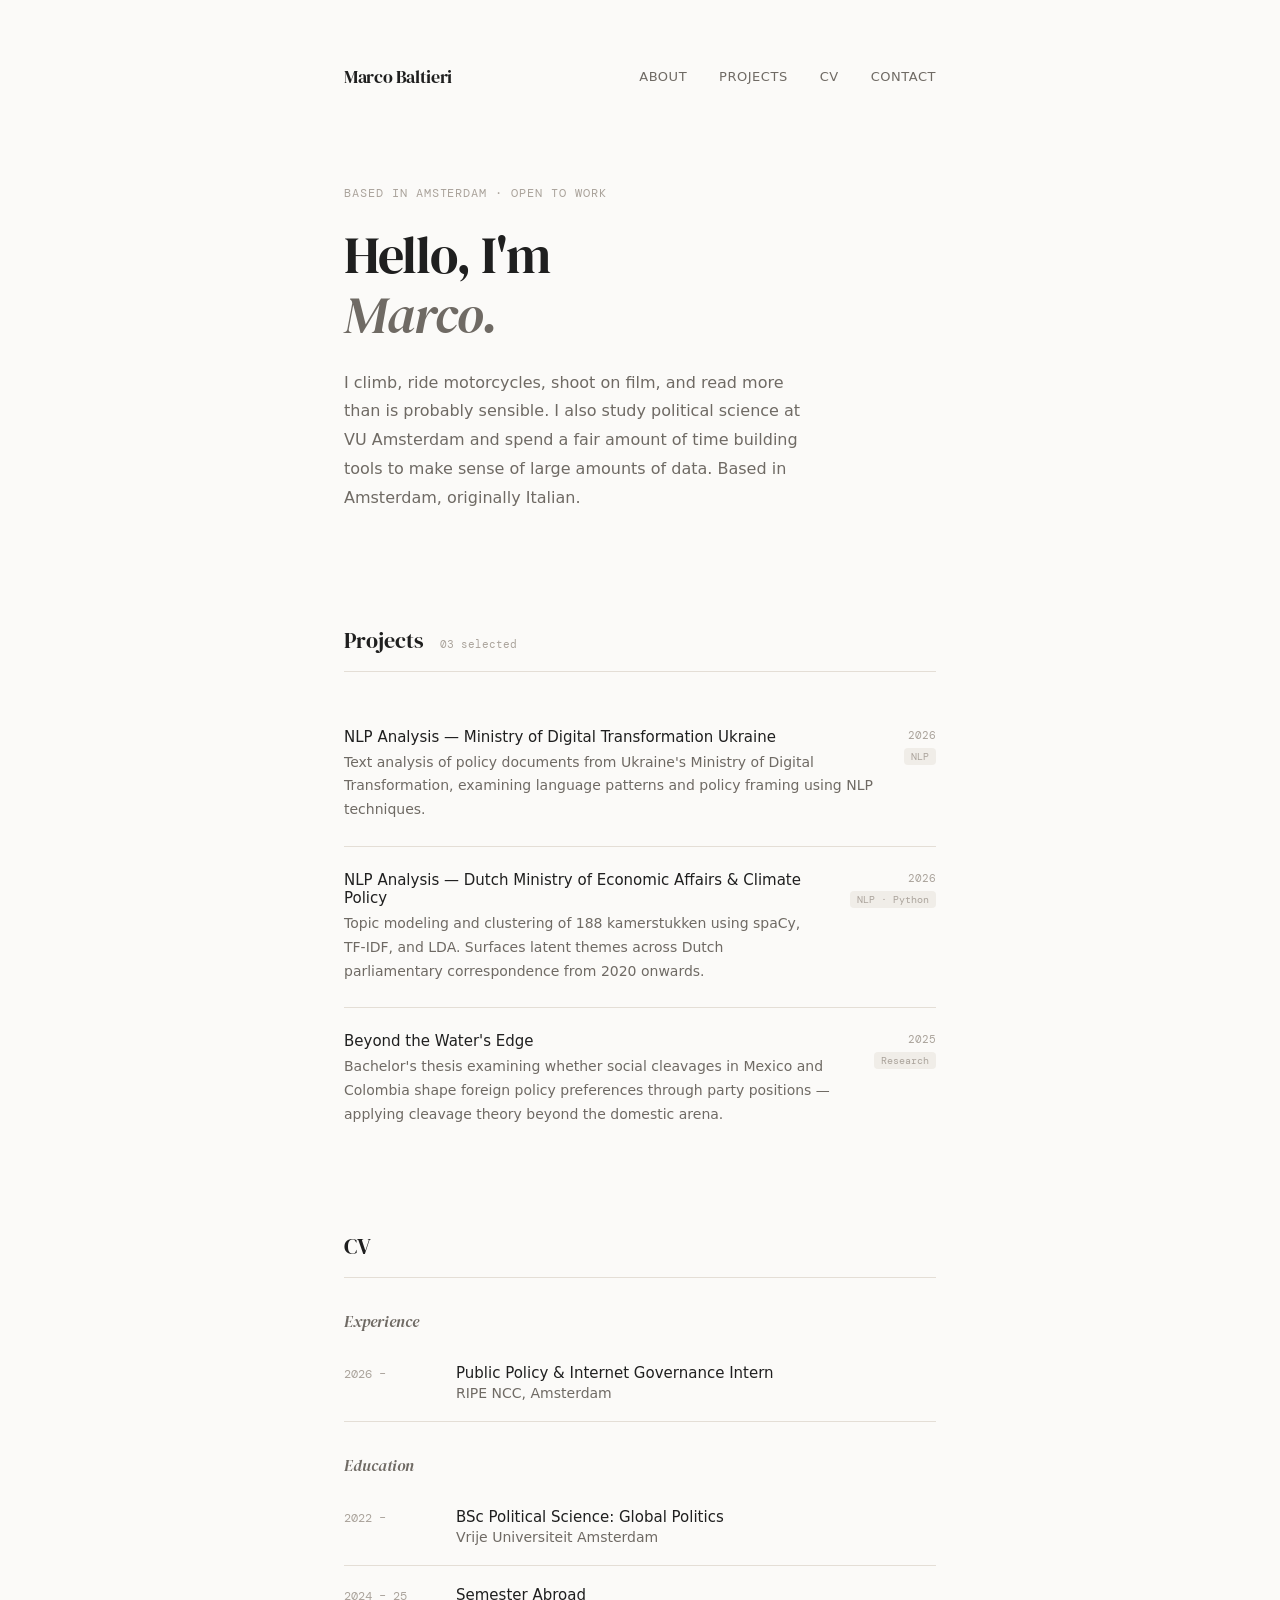
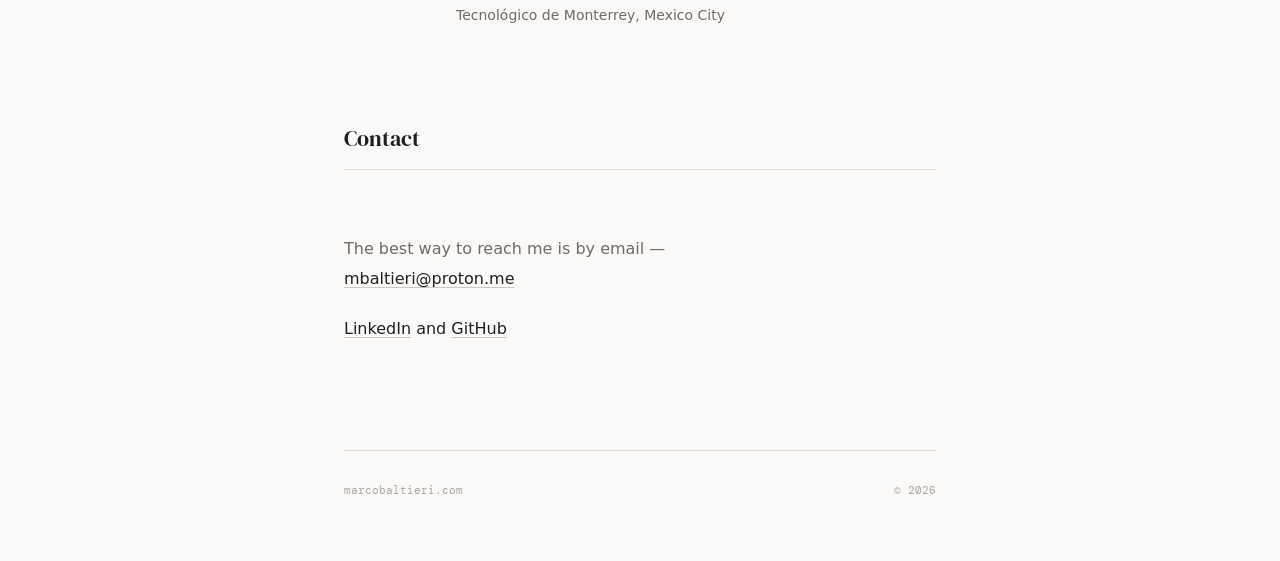
<file: index.html>
<!doctype html>
<html lang="en">
<head>
  <meta charset="utf-8">
  <meta name="viewport" content="width=device-width, initial-scale=1">
  <title>Marco Baltieri</title>
  <link rel="stylesheet" href="style.css">
</head>
<body>
  <div class="site">
    <h1 class="sr-only">Marco Baltieri &mdash; personal website</h1>

    <nav class="nav">
      <a class="nav-name" href="index.html">Marco Baltieri</a>
      <div class="nav-links">
        <a href="about.html">About</a>
        <a href="projects.html">Projects</a>
        <a href="cv.html">CV</a>
        <a href="contact.html">Contact</a>
      </div>
    </nav>

    <main>
      <div class="hero">
        <p class="hero-label">Based in Amsterdam &middot; Open to work</p>
        <h2>Hello, I'm<br><em>Marco.</em></h2>
        <p class="hero-bio">I climb, ride motorcycles, shoot on film, and read more than is probably sensible. I also study political science at VU Amsterdam and spend a fair amount of time building tools to make sense of large amounts of data. Based in Amsterdam, originally Italian.</p>
      </div>

      <section class="section">
        <div class="section-header">
          <h2 class="section-title">Projects</h2>
          <span class="section-count">03 selected</span>
        </div>

        <div class="project-item">
          <div>
            <p class="project-name">NLP Analysis &mdash; Ministry of Digital Transformation Ukraine</p>
            <p class="project-desc">Text analysis of policy documents from Ukraine's Ministry of Digital Transformation, examining language patterns and policy framing using NLP techniques.</p>
          </div>
          <div class="project-meta">
            <span class="project-year">2026</span>
            <span class="project-tag">NLP</span>
          </div>
        </div>

        <div class="project-item">
          <div>
            <p class="project-name">NLP Analysis &mdash; Dutch Ministry of Economic Affairs &amp; Climate Policy</p>
            <p class="project-desc">Topic modeling and clustering of 188 kamerstukken using spaCy, TF-IDF, and LDA. Surfaces latent themes across Dutch parliamentary correspondence from 2020 onwards.</p>
          </div>
          <div class="project-meta">
            <span class="project-year">2026</span>
            <span class="project-tag">NLP &middot; Python</span>
          </div>
        </div>

        <div class="project-item">
          <div>
            <p class="project-name">Beyond the Water's Edge</p>
            <p class="project-desc">Bachelor's thesis examining whether social cleavages in Mexico and Colombia shape foreign policy preferences through party positions &mdash; applying cleavage theory beyond the domestic arena.</p>
          </div>
          <div class="project-meta">
            <span class="project-year">2025</span>
            <span class="project-tag">Research</span>
          </div>
        </div>
      </section>

      <section class="section">
        <div class="section-header">
          <h2 class="section-title">CV</h2>
        </div>

        <p class="section-sub">Experience</p>
        <div class="cv-row">
          <span class="cv-year">2026 &ndash;</span>
          <div>
            <p class="cv-role">Public Policy &amp; Internet Governance Intern</p>
            <p class="cv-place">RIPE NCC, Amsterdam</p>
          </div>
        </div>

        <p class="section-sub">Education</p>
        <div class="cv-row">
          <span class="cv-year">2022 &ndash;</span>
          <div>
            <p class="cv-role">BSc Political Science: Global Politics</p>
            <p class="cv-place">Vrije Universiteit Amsterdam</p>
          </div>
        </div>
        <div class="cv-row">
          <span class="cv-year">2024 &ndash; 25</span>
          <div>
            <p class="cv-role">Semester Abroad</p>
            <p class="cv-place">Tecnol&oacute;gico de Monterrey, Mexico City</p>
          </div>
        </div>
      </section>

      <section class="section">
        <div class="section-header">
          <h2 class="section-title">Contact</h2>
        </div>
        <div class="contact-block">
          <p class="contact-line">The best way to reach me is by email &mdash;<br><a class="contact-link" href="mailto:mbaltieri@proton.me">mbaltieri@proton.me</a></p>
          <a class="contact-link" href="https://www.linkedin.com/in/marco-baltieri-405192257/?lipi=urn%3Ali%3Apage%3Ad_flagship3_profile_view_base_contact_details%3Bluvciud3RKar9qcDZmyKTQ%3D%3D">LinkedIn</a> and <a class="contact-link" href="https://github.com/MArCio333">GitHub</a>
        </div>
      </section>
    </main>

    <footer class="footer">
      <span>marcobaltieri.com</span>
      <span>&copy; 2026</span>
    </footer>
  </div>
</body>
</html>
</file>
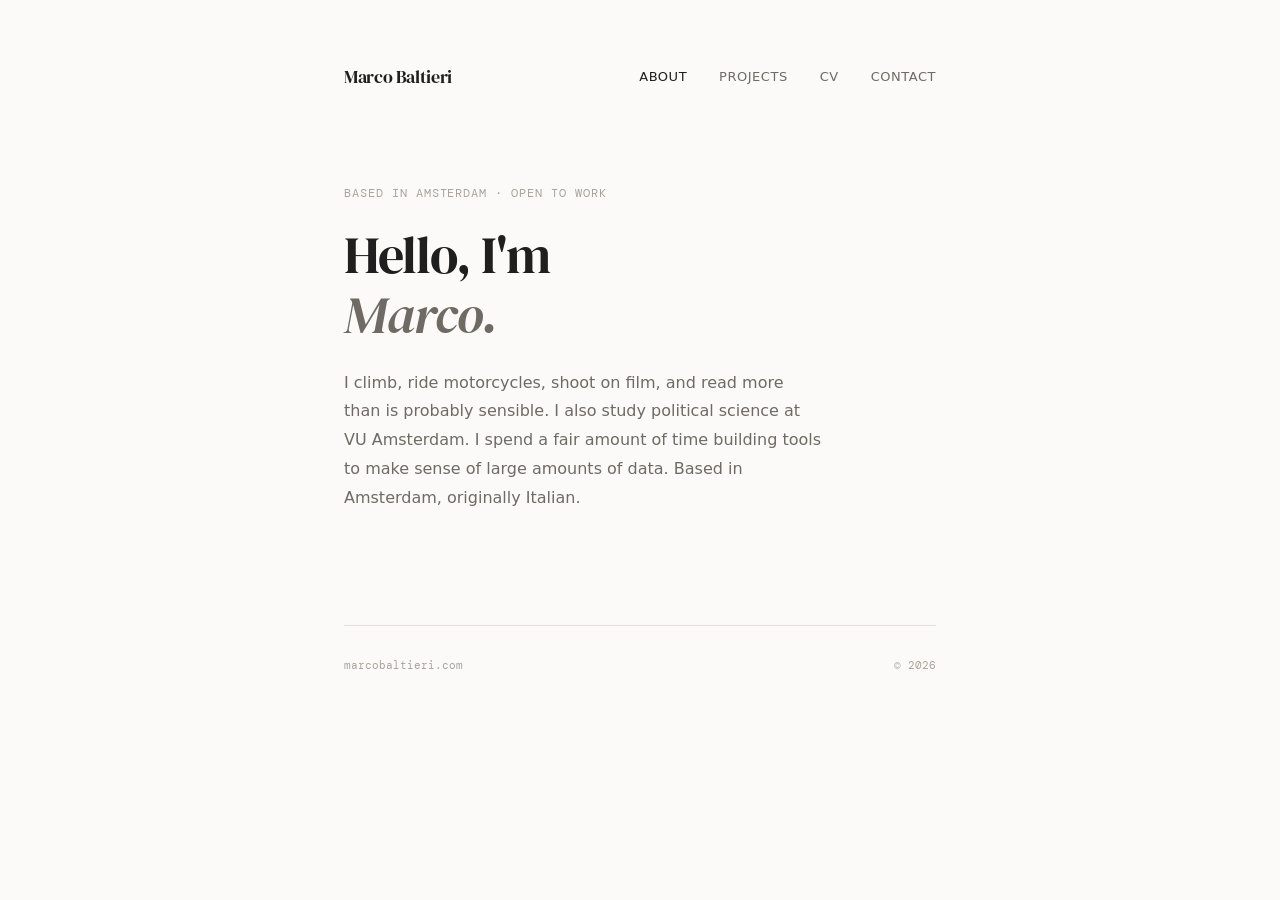
<file: about.html>
<!doctype html>
<html lang="en">
<head>
  <meta charset="utf-8">
  <meta name="viewport" content="width=device-width, initial-scale=1">
  <title>About — Marco Baltieri</title>
  <link rel="stylesheet" href="style.css">
</head>
<body>
  <div class="site">
    <h1 class="sr-only">Marco Baltieri &mdash; About</h1>

    <nav class="nav">
      <a class="nav-name" href="index.html">Marco Baltieri</a>
      <div class="nav-links">
        <a class="active" href="about.html">About</a>
        <a href="projects.html">Projects</a>
        <a href="cv.html">CV</a>
        <a href="contact.html">Contact</a>
      </div>
    </nav>

    <main>
      <div class="hero">
        <p class="hero-label">Based in Amsterdam &middot; Open to work</p>
        <h2>Hello, I'm<br><em>Marco.</em></h2>
        <p class="hero-bio">I climb, ride motorcycles, shoot on film, and read more than is probably sensible. I also study political science at VU Amsterdam. I spend a fair amount of time building tools to make sense of large amounts of data. Based in Amsterdam, originally Italian.</p>
      </div>
    </main>

    <footer class="footer">
      <span>marcobaltieri.com</span>
      <span>&copy; 2026</span>
    </footer>
  </div>
</body>
</html>
</file>
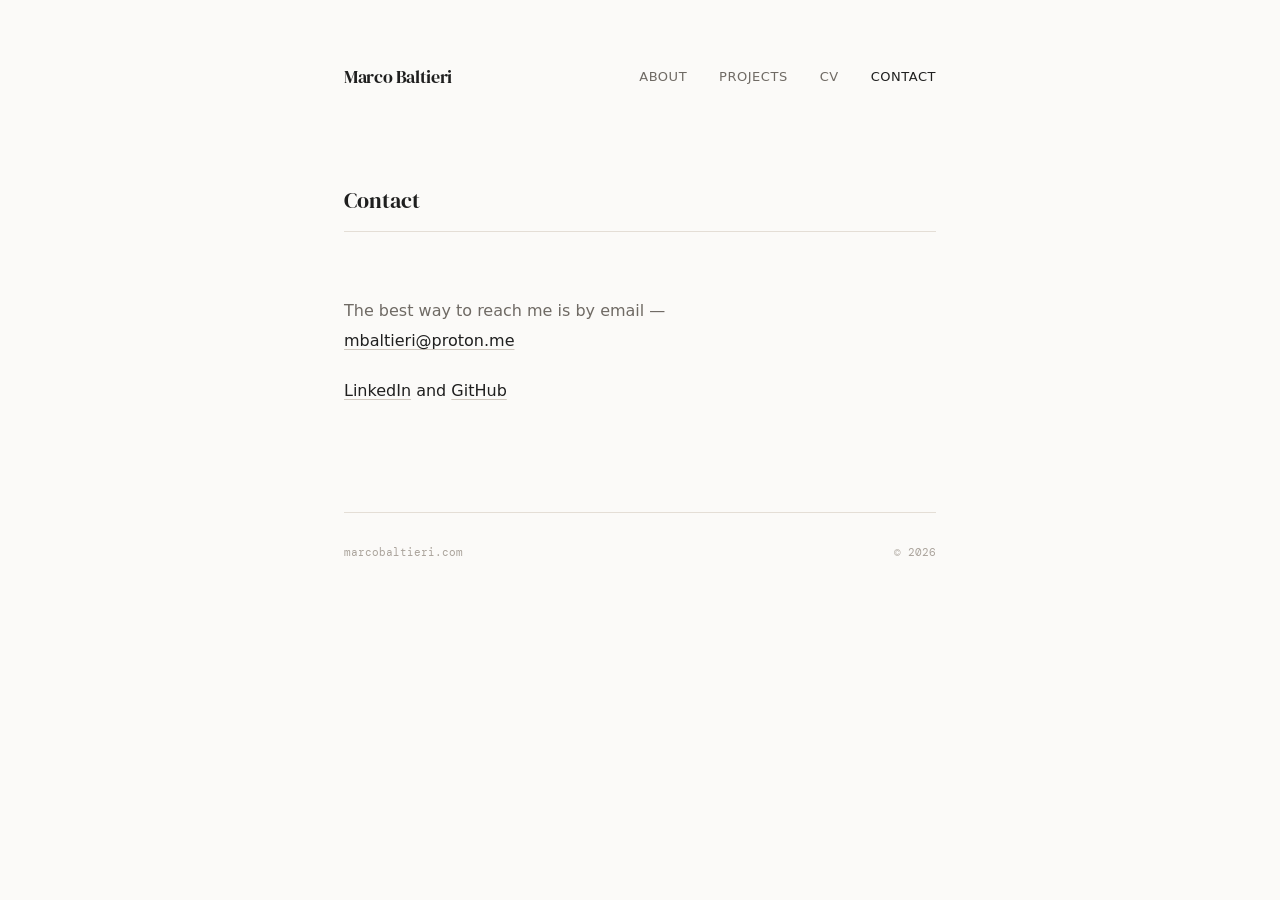
<file: contact.html>
<!doctype html>
<html lang="en">
<head>
  <meta charset="utf-8">
  <meta name="viewport" content="width=device-width, initial-scale=1">
  <title>Contact — Marco Baltieri</title>
  <link rel="stylesheet" href="style.css">
</head>
<body>
  <div class="site">
    <h1 class="sr-only">Marco Baltieri &mdash; Contact</h1>

    <nav class="nav">
      <a class="nav-name" href="index.html">Marco Baltieri</a>
      <div class="nav-links">
        <a href="about.html">About</a>
        <a href="projects.html">Projects</a>
        <a href="cv.html">CV</a>
        <a class="active" href="contact.html">Contact</a>
      </div>
    </nav>

    <main>
      <section class="section">
        <div class="section-header">
          <h2 class="section-title">Contact</h2>
        </div>
        <div class="contact-block">
          <p class="contact-line">The best way to reach me is by email &mdash;<br><a class="contact-link" href="mailto:mbaltieri@proton.me">mbaltieri@proton.me</a></p>
          <a class="contact-link" href="https://www.linkedin.com/in/marco-baltieri-405192257/?lipi=urn%3Ali%3Apage%3Ad_flagship3_profile_view_base_contact_details%3Bluvciud3RKar9qcDZmyKTQ%3D%3D">LinkedIn</a> and <a class="contact-link" href="https://github.com/MArCio333">GitHub</a>
        </div>
      </section>
    </main>

    <footer class="footer">
      <span>marcobaltieri.com</span>
      <span>&copy; 2026</span>
    </footer>
  </div>
</body>
</html>
</file>
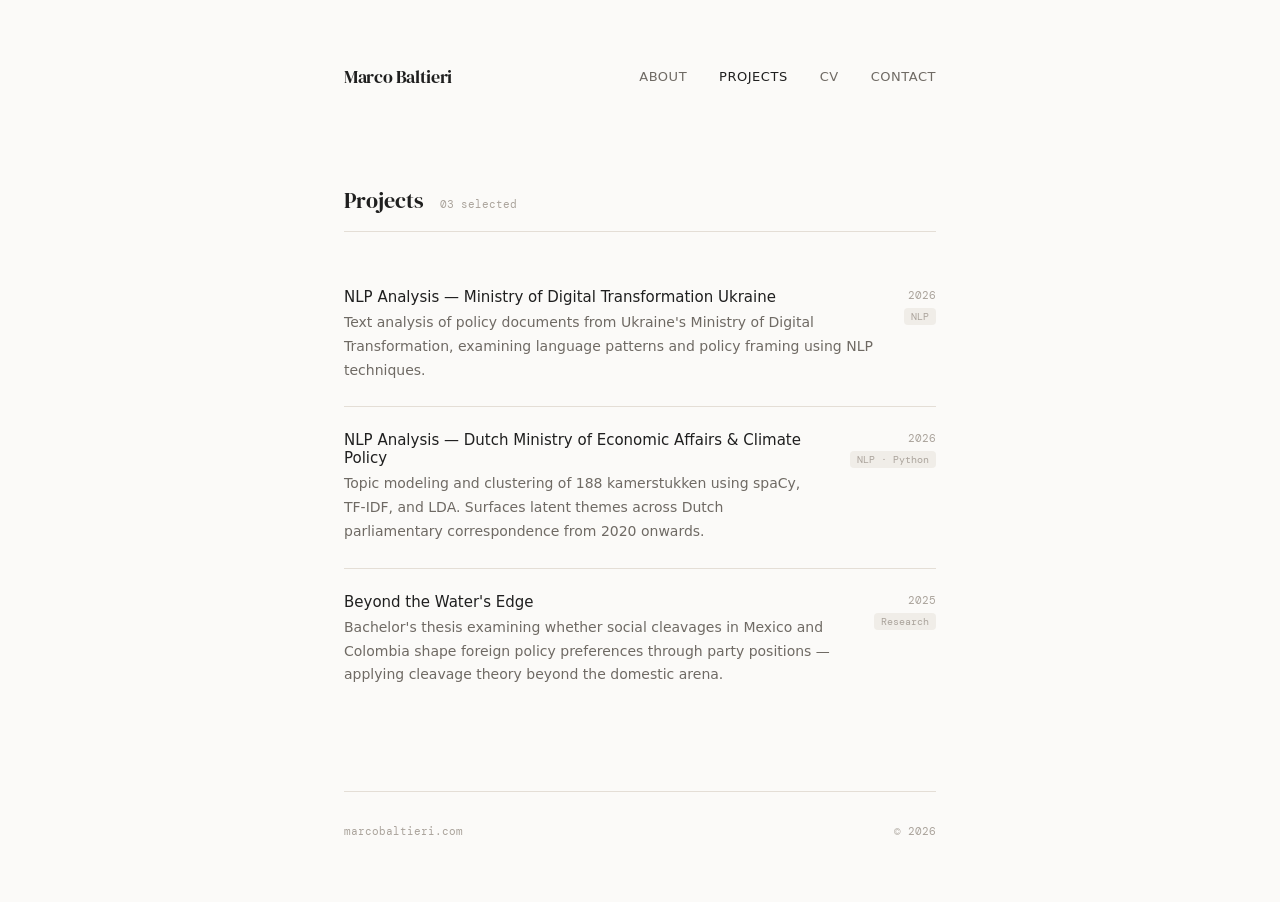
<file: projects.html>
<!doctype html>
<html lang="en">
<head>
  <meta charset="utf-8">
  <meta name="viewport" content="width=device-width, initial-scale=1">
  <title>Projects — Marco Baltieri</title>
  <link rel="stylesheet" href="style.css">
</head>
<body>
  <div class="site">
    <h1 class="sr-only">Marco Baltieri &mdash; Projects</h1>

    <nav class="nav">
      <a class="nav-name" href="index.html">Marco Baltieri</a>
      <div class="nav-links">
        <a href="about.html">About</a>
        <a class="active" href="projects.html">Projects</a>
        <a href="cv.html">CV</a>
        <a href="contact.html">Contact</a>
      </div>
    </nav>

    <main>
      <section class="section">
        <div class="section-header">
          <h2 class="section-title">Projects</h2>
          <span class="section-count">03 selected</span>
        </div>

        <div class="project-item">
          <div>
            <p class="project-name">NLP Analysis &mdash; Ministry of Digital Transformation Ukraine</p>
            <p class="project-desc">Text analysis of policy documents from Ukraine's Ministry of Digital Transformation, examining language patterns and policy framing using NLP techniques.</p>
          </div>
          <div class="project-meta">
            <span class="project-year">2026</span>
            <span class="project-tag">NLP</span>
          </div>
        </div>

        <div class="project-item">
          <div>
            <p class="project-name">NLP Analysis &mdash; Dutch Ministry of Economic Affairs &amp; Climate Policy</p>
            <p class="project-desc">Topic modeling and clustering of 188 kamerstukken using spaCy, TF-IDF, and LDA. Surfaces latent themes across Dutch parliamentary correspondence from 2020 onwards.</p>
          </div>
          <div class="project-meta">
            <span class="project-year">2026</span>
            <span class="project-tag">NLP &middot; Python</span>
          </div>
        </div>

        <div class="project-item">
          <div>
            <p class="project-name">Beyond the Water's Edge</p>
            <p class="project-desc">Bachelor's thesis examining whether social cleavages in Mexico and Colombia shape foreign policy preferences through party positions &mdash; applying cleavage theory beyond the domestic arena.</p>
          </div>
          <div class="project-meta">
            <span class="project-year">2025</span>
            <span class="project-tag">Research</span>
          </div>
        </div>
      </section>
    </main>

    <footer class="footer">
      <span>marcobaltieri.com</span>
      <span>&copy; 2026</span>
    </footer>
  </div>
</body>
</html>
</file>
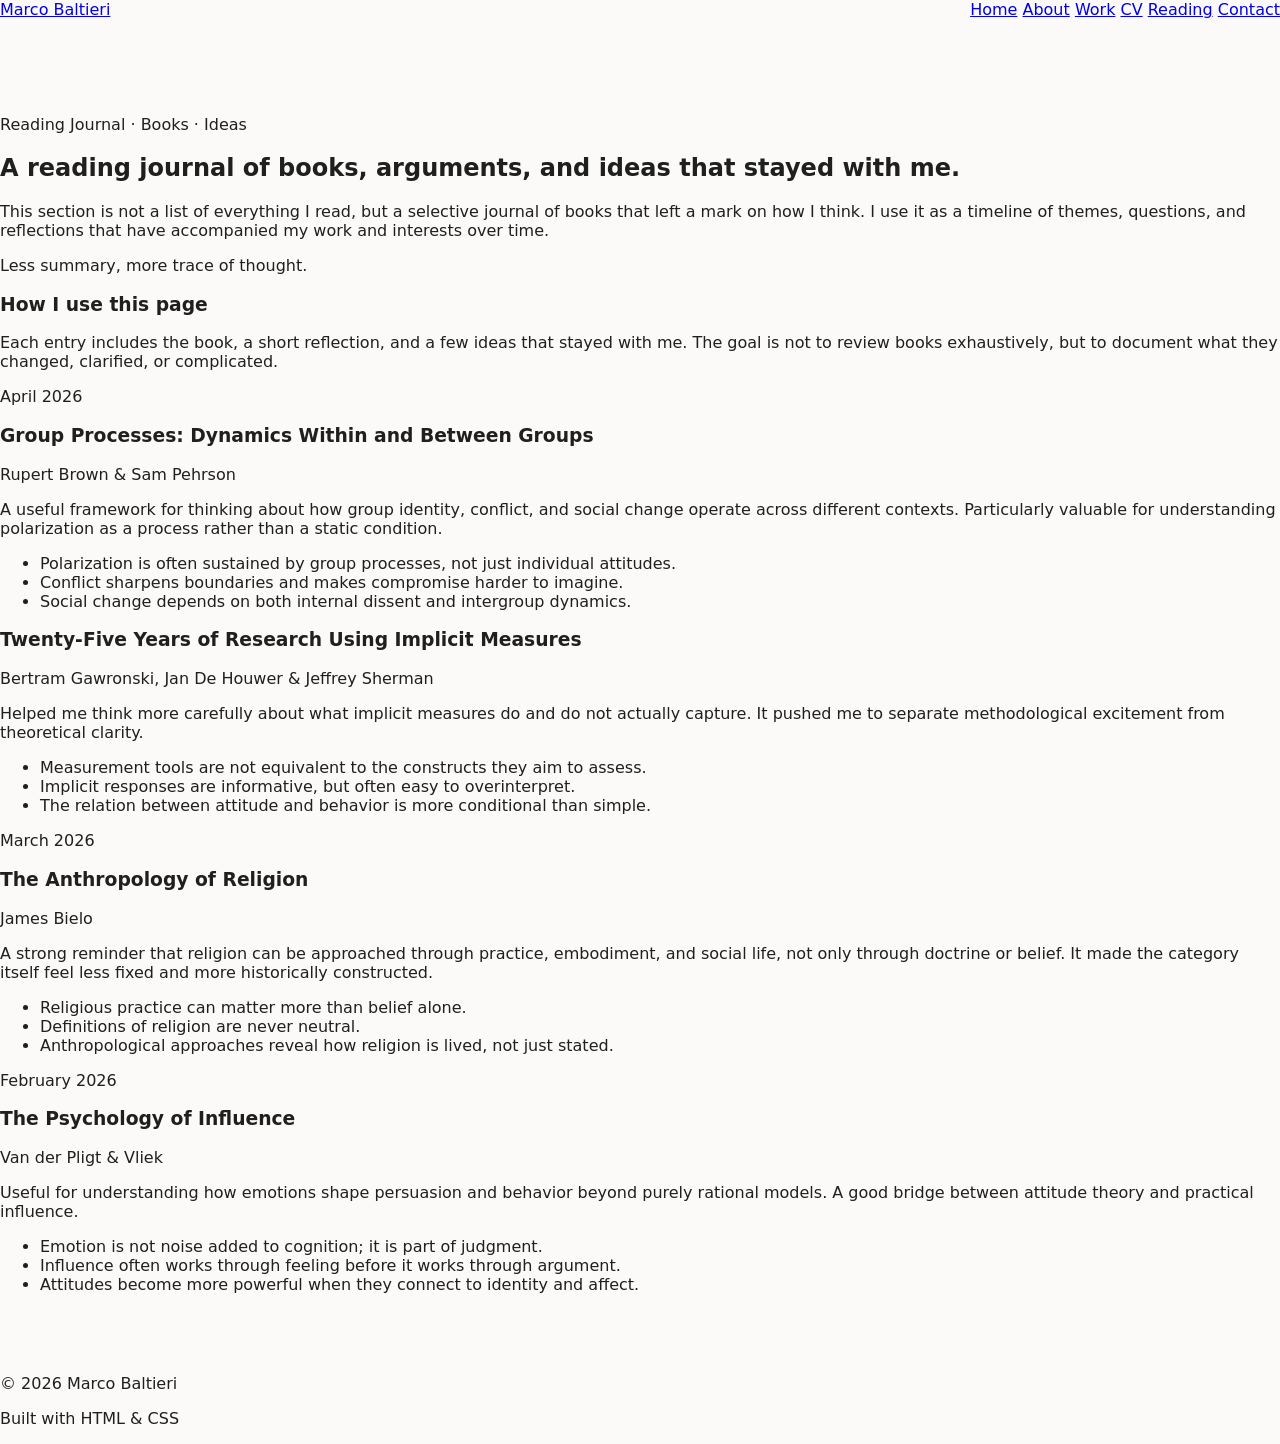
<file: readings.html>
<!DOCTYPE html>
<html lang="en">
<head>
  <meta charset="UTF-8" />
  <meta name="viewport" content="width=device-width, initial-scale=1.0" />
  <title>Marco Baltieri | Reading Journal</title>
  <link rel="stylesheet" href="style.css" />
</head>
<body>
  <header class="site-header">
    <div class="container nav">
      <a class="logo" href="index.html">Marco Baltieri</a>
      <nav>
        <a href="index.html">Home</a>
        <a href="about.html">About</a>
        <a href="work.html">Work</a>
        <a href="cv.html">CV</a>
        <a class="active" href="reading.html">Reading</a>
        <a href="contact.html">Contact</a>
      </nav>
    </div>
  </header>

  <main>
    <section class="page-hero container">
      <p class="eyebrow">Reading Journal · Books · Ideas</p>
      <h1>A reading journal of books, arguments, and ideas that stayed with me.</h1>
      <p class="lead">
        This section is not a list of everything I read, but a selective journal of books that left
        a mark on how I think. I use it as a timeline of themes, questions, and reflections that
        have accompanied my work and interests over time.
      </p>
      <p class="personal-note">
        Less summary, more trace of thought.
      </p>
    </section>

    <section class="section container">
      <div class="reading-intro">
        <div class="highlight-box">
          <h3>How I use this page</h3>
          <p>
            Each entry includes the book, a short reflection, and a few ideas that stayed with me.
            The goal is not to review books exhaustively, but to document what they changed,
            clarified, or complicated.
          </p>
        </div>
      </div>

      <div class="reading-timeline">

        <div class="timeline-month">
          <div class="timeline-marker"></div>
          <div class="timeline-content">
            <p class="timeline-date">April 2026</p>

            <article class="timeline-entry">
              <div class="timeline-book-header">
                <h3>Group Processes: Dynamics Within and Between Groups</h3>
                <p class="timeline-author">Rupert Brown &amp; Sam Pehrson</p>
              </div>
              <p>
                A useful framework for thinking about how group identity, conflict, and social change
                operate across different contexts. Particularly valuable for understanding polarization
                as a process rather than a static condition.
              </p>
              <ul class="reading-points">
                <li>Polarization is often sustained by group processes, not just individual attitudes.</li>
                <li>Conflict sharpens boundaries and makes compromise harder to imagine.</li>
                <li>Social change depends on both internal dissent and intergroup dynamics.</li>
              </ul>
            </article>

            <article class="timeline-entry">
              <div class="timeline-book-header">
                <h3>Twenty-Five Years of Research Using Implicit Measures</h3>
                <p class="timeline-author">Bertram Gawronski, Jan De Houwer &amp; Jeffrey Sherman</p>
              </div>
              <p>
                Helped me think more carefully about what implicit measures do and do not actually
                capture. It pushed me to separate methodological excitement from theoretical clarity.
              </p>
              <ul class="reading-points">
                <li>Measurement tools are not equivalent to the constructs they aim to assess.</li>
                <li>Implicit responses are informative, but often easy to overinterpret.</li>
                <li>The relation between attitude and behavior is more conditional than simple.</li>
              </ul>
            </article>
          </div>
        </div>

        <div class="timeline-month">
          <div class="timeline-marker"></div>
          <div class="timeline-content">
            <p class="timeline-date">March 2026</p>

            <article class="timeline-entry">
              <div class="timeline-book-header">
                <h3>The Anthropology of Religion</h3>
                <p class="timeline-author">James Bielo</p>
              </div>
              <p>
                A strong reminder that religion can be approached through practice, embodiment,
                and social life, not only through doctrine or belief. It made the category itself
                feel less fixed and more historically constructed.
              </p>
              <ul class="reading-points">
                <li>Religious practice can matter more than belief alone.</li>
                <li>Definitions of religion are never neutral.</li>
                <li>Anthropological approaches reveal how religion is lived, not just stated.</li>
              </ul>
            </article>
          </div>
        </div>

        <div class="timeline-month">
          <div class="timeline-marker"></div>
          <div class="timeline-content">
            <p class="timeline-date">February 2026</p>

            <article class="timeline-entry">
              <div class="timeline-book-header">
                <h3>The Psychology of Influence</h3>
                <p class="timeline-author">Van der Pligt &amp; Vliek</p>
              </div>
              <p>
                Useful for understanding how emotions shape persuasion and behavior beyond purely
                rational models. A good bridge between attitude theory and practical influence.
              </p>
              <ul class="reading-points">
                <li>Emotion is not noise added to cognition; it is part of judgment.</li>
                <li>Influence often works through feeling before it works through argument.</li>
                <li>Attitudes become more powerful when they connect to identity and affect.</li>
              </ul>
            </article>
          </div>
        </div>

      </div>
    </section>
  </main>

  <footer class="site-footer">
    <div class="container footer-content">
      <p>© 2026 Marco Baltieri</p>
      <p>Built with HTML &amp; CSS</p>
    </div>
  </footer>
</body>
</html>
</file>
<file: style.css>
@import url('https://fonts.googleapis.com/css2?family=DM+Serif+Display:ital@0;1&family=DM+Mono:wght@400;500&display=swap');

:root {
  --font-sans: system-ui, -apple-system, BlinkMacSystemFont, "Segoe UI", sans-serif;
  --color-text-primary: #1f1f1f;
  --color-text-secondary: #6f6a64;
  --color-text-tertiary: #aaa39b;
  --color-background-primary: #fbfaf8;
  --color-background-secondary: #f0ede8;
  --color-border-secondary: #cfc8bf;
  --color-border-tertiary: #e4ded6;
}

* { box-sizing: border-box; }

body {
  margin: 0;
  background: var(--color-background-primary);
  color: var(--color-text-primary);
  font-family: var(--font-sans);
}

.site { max-width: 640px; margin: 0 auto; padding: 4rem 1.5rem; }
.nav { display: flex; justify-content: space-between; align-items: center; margin-bottom: 6rem; }
.nav-name { font-family: 'DM Serif Display', serif; font-size: 18px; color: var(--color-text-primary); letter-spacing: -0.02em; text-decoration: none; }
.nav-links { display: flex; gap: 2rem; }
.nav-links a { font-size: 13px; color: var(--color-text-secondary); text-decoration: none; letter-spacing: 0.04em; text-transform: uppercase; cursor: pointer; }
.nav-links a:hover, .nav-links a.active { color: var(--color-text-primary); }

.hero { margin-bottom: 7rem; }
.hero-label { font-family: 'DM Mono', monospace; font-size: 12px; color: var(--color-text-tertiary); letter-spacing: 0.08em; text-transform: uppercase; margin-bottom: 1.5rem; }
.hero h1, .hero h2 { font-family: 'DM Serif Display', serif; font-size: clamp(36px, 6vw, 52px); font-weight: 400; line-height: 1.15; letter-spacing: -0.02em; color: var(--color-text-primary); margin: 0 0 1.5rem; }
.hero h1 em, .hero h2 em { font-style: italic; color: var(--color-text-secondary); }
.hero-bio { font-size: 16px; line-height: 1.8; color: var(--color-text-secondary); max-width: 480px; }

.section { margin-bottom: 5rem; }
.section-header { display: flex; align-items: baseline; gap: 1rem; margin-bottom: 2rem; padding-bottom: 1rem; border-bottom: 0.5px solid var(--color-border-tertiary); }
.section-title { font-family: 'DM Serif Display', serif; font-size: 22px; font-weight: 400; color: var(--color-text-primary); margin: 0; }
.section-count { font-family: 'DM Mono', monospace; font-size: 11px; color: var(--color-text-tertiary); }

.project-item { padding: 1.5rem 0; border-bottom: 0.5px solid var(--color-border-tertiary); display: flex; justify-content: space-between; align-items: flex-start; gap: 1.5rem; }
.project-item:last-child { border-bottom: none; }
.project-name { font-size: 15px; font-weight: 500; color: var(--color-text-primary); margin: 0 0 5px; }
.project-desc { font-size: 14px; color: var(--color-text-secondary); margin: 0; line-height: 1.7; }
.project-meta { display: flex; flex-direction: column; align-items: flex-end; gap: 6px; flex-shrink: 0; }
.project-year { font-family: 'DM Mono', monospace; font-size: 11px; color: var(--color-text-tertiary); }
.project-tag { font-family: 'DM Mono', monospace; font-size: 10px; color: var(--color-text-tertiary); background: var(--color-background-secondary); padding: 2px 7px; border-radius: 4px; }

.cv-row { display: flex; padding: 1.25rem 0; border-bottom: 0.5px solid var(--color-border-tertiary); gap: 2rem; align-items: flex-start; }
.cv-row:last-child { border-bottom: none; }
.cv-year { font-family: 'DM Mono', monospace; font-size: 12px; color: var(--color-text-tertiary); min-width: 80px; padding-top: 2px; flex-shrink: 0; }
.cv-role { font-size: 15px; font-weight: 500; color: var(--color-text-primary); margin: 0 0 3px; }
.cv-place { font-size: 14px; color: var(--color-text-secondary); margin: 0; }
.cv-row {
  display: flex;
  padding: 1.25rem 0;
  border-bottom: 0.5px solid var(--color-border-tertiary);
  gap: 2rem;
  align-items: flex-start;
}

.section-sub { font-family: 'DM Serif Display', serif; font-size: 16px; font-weight: 400; color: var(--color-text-secondary); margin: 2rem 0 0.75rem; font-style: italic; }

.contact-block { padding: 2rem 0; }
.contact-line { font-size: 16px; color: var(--color-text-secondary); line-height: 1.9; margin: 0 0 1.5rem; }
.contact-link { color: var(--color-text-primary); text-decoration: underline; text-underline-offset: 3px; text-decoration-color: var(--color-border-secondary); cursor: pointer; }

.footer { margin-top: 5rem; padding-top: 2rem; border-top: 0.5px solid var(--color-border-tertiary); font-family: 'DM Mono', monospace; font-size: 11px; color: var(--color-text-tertiary); display: flex; justify-content: space-between; }

.sr-only { position:absolute; width:1px; height:1px; overflow:hidden; clip:rect(0,0,0,0); }

@media (max-width: 560px) {
  .site { padding: 2.5rem 1.25rem; }
  .nav { align-items: flex-start; gap: 1.5rem; margin-bottom: 4rem; }
  .nav-links { gap: 1rem; flex-wrap: wrap; justify-content: flex-end; }
  .project-item { flex-direction: column; }
  .project-meta { align-items: flex-start; flex-direction: row; }
  .cv-row { gap: 1.25rem; }
}

.cv-main {
  flex: 1;
}

.cv-logo-right {
  width: 32px;
  height: 32px;
  object-fit: contain;
  flex-shrink: 0;
  opacity: 0.9;
}
.cv-download-btn {
    display: inline-flex;
    align-items: center;
    gap: 0.4rem;
    padding: 0.4rem 0.85rem;
    border: 1px solid currentColor;
    border-radius: 6px;
    font-size: 0.78rem;
    font-family: inherit;
    text-decoration: none;
    color: inherit;
    opacity: 0.6;
    transition: opacity 0.15s;
  }
  .cv-download-btn:hover { opacity: 1; }
</file>
